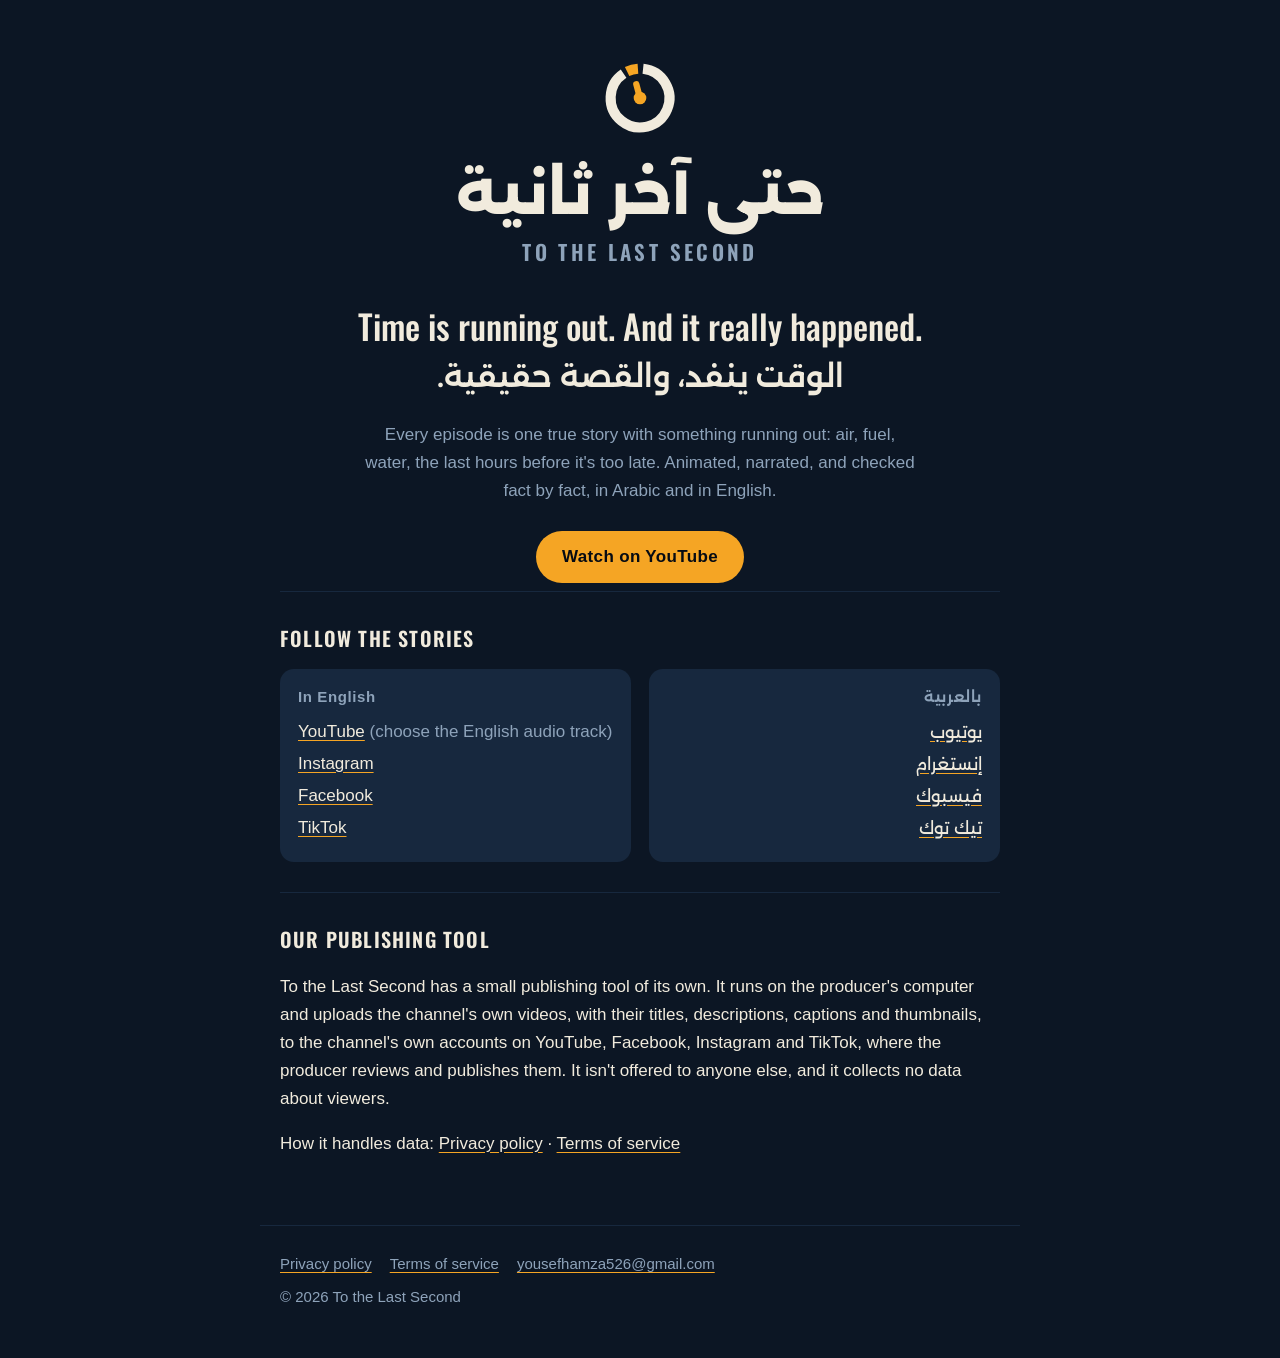
<file: index.html>
<!doctype html>
<html lang="en">
<head>
<meta charset="utf-8">
<meta name="viewport" content="width=device-width, initial-scale=1">
<title>To the Last Second · حتى آخر ثانية</title>
<meta name="description" content="True stories against the clock: animated, narrated, and checked fact by fact, in Arabic and English.">
<link rel="icon" href="assets/favicon.svg" type="image/svg+xml">
<link rel="apple-touch-icon" href="assets/icon-192.png">
<link rel="stylesheet" href="assets/style.css">
</head>
<body>
<header class="site">
  <img class="mark" src="assets/mark.svg" alt="">
  <p class="name-ar" lang="ar" dir="rtl" style="text-align:center">حتى آخر ثانية</p>
  <p class="name-en">TO THE LAST SECOND</p>
</header>

<main>
  <section class="hook">
    <p class="lead">Time is running out. And it really happened.</p>
    <p class="lead-ar" lang="ar" dir="rtl" style="text-align:center">الوقت ينفد، والقصة حقيقية.</p>
    <p class="body">Every episode is one true story with something running out: air, fuel, water, the last hours before it's too late. Animated, narrated, and checked fact by fact, in Arabic and in English.</p>
    <a class="button" href="https://www.youtube.com/@ToTheLastSecond">Watch on YouTube</a>
  </section>

  <section>
    <h2>Follow the stories</h2>
    <div class="accounts">
      <div class="card">
        <h3>In English</h3>
        <ul>
          <li><a href="https://www.youtube.com/@ToTheLastSecond">YouTube</a> <span class="muted">(choose the English audio track)</span></li>
          <li><a href="https://www.instagram.com/tothelastsecond.en">Instagram</a></li>
          <li><a href="https://www.facebook.com/people/To-the-Last-Second/61595940723669">Facebook</a></li>
          <li><a href="https://www.tiktok.com/@tothelastsecond1">TikTok</a></li>
        </ul>
      </div>
      <div class="card ar" lang="ar" dir="rtl">
        <h3>بالعربية</h3>
        <ul>
          <li><a href="https://www.youtube.com/@ToTheLastSecond">يوتيوب</a></li>
          <li><a href="https://www.instagram.com/tothelastsecond.ar">إنستغرام</a></li>
          <li><a href="https://www.facebook.com/people/حتى-آخر-ثانية/61596009990779">فيسبوك</a></li>
          <li><a href="https://www.tiktok.com/@tothelastsecond.ar">تيك توك</a></li>
        </ul>
      </div>
    </div>
  </section>

  <section>
    <h2>Our publishing tool</h2>
    <p>To the Last Second has a small publishing tool of its own. It runs on the producer's computer and uploads the channel's own videos, with their titles, descriptions, captions and thumbnails, to the channel's own accounts on YouTube, Facebook, Instagram and TikTok, where the producer reviews and publishes them. It isn't offered to anyone else, and it collects no data about viewers.</p>
    <p>How it handles data: <a href="privacy.html">Privacy policy</a> · <a href="terms.html">Terms of service</a></p>
  </section>
</main>

<footer class="site">
  <nav><a href="privacy.html">Privacy policy</a><a href="terms.html">Terms of service</a><a href="mailto:yousefhamza526@gmail.com">yousefhamza526@gmail.com</a></nav>
  © 2026 To the Last Second
</footer>
</body>
</html>
</file>
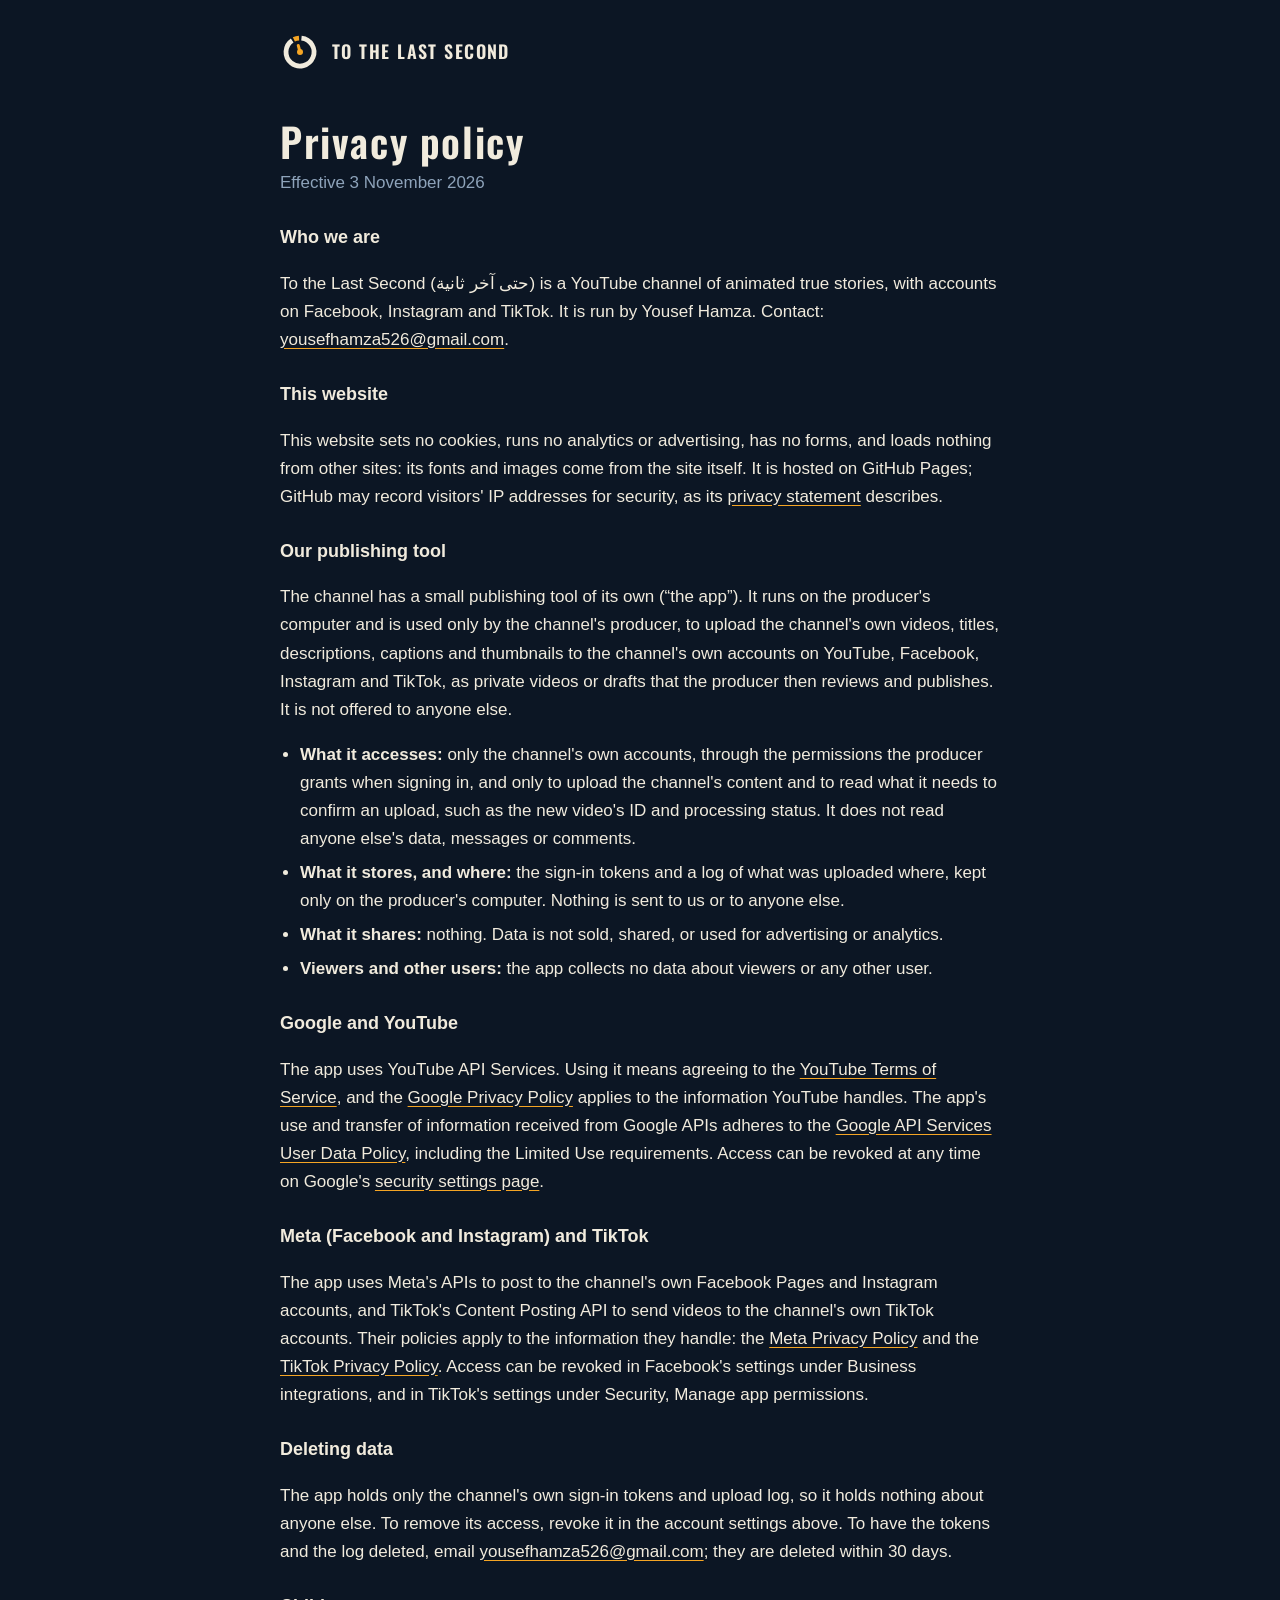
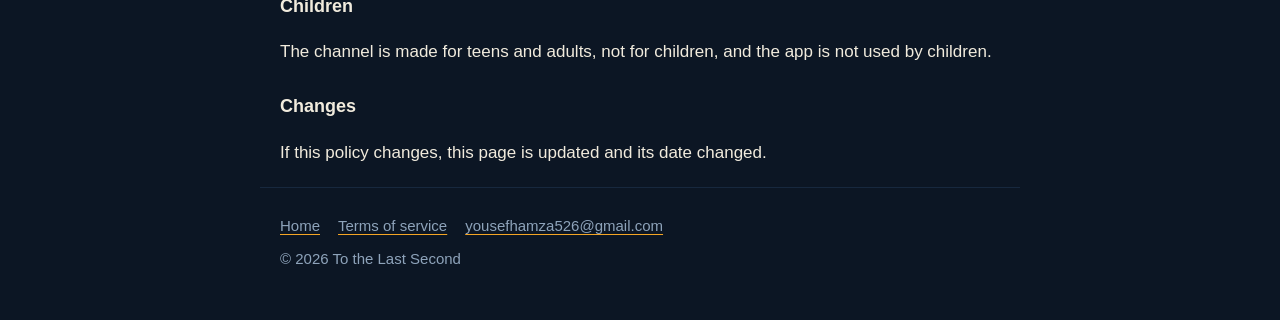
<file: privacy.html>
<!doctype html>
<html lang="en">
<head>
<meta charset="utf-8">
<meta name="viewport" content="width=device-width, initial-scale=1">
<title>Privacy policy · To the Last Second</title>
<link rel="icon" href="assets/favicon.svg" type="image/svg+xml">
<link rel="stylesheet" href="assets/style.css">
</head>
<body>
<header class="site small">
  <a class="lockup" href="./"><img class="mark" src="assets/mark.svg" alt=""><span class="name-en">TO THE LAST SECOND</span></a>
</header>

<main>
  <h1 class="title">Privacy policy</h1>
  <p class="date">Effective 3 November 2026</p>

  <h3>Who we are</h3>
  <p>To the Last Second (حتى آخر ثانية) is a YouTube channel of animated true stories, with accounts on Facebook, Instagram and TikTok. It is run by Yousef Hamza. Contact: <a href="mailto:yousefhamza526@gmail.com">yousefhamza526@gmail.com</a>.</p>

  <h3>This website</h3>
  <p>This website sets no cookies, runs no analytics or advertising, has no forms, and loads nothing from other sites: its fonts and images come from the site itself. It is hosted on GitHub Pages; GitHub may record visitors' IP addresses for security, as its <a href="https://docs.github.com/en/site-policy/privacy-policies/github-general-privacy-statement">privacy statement</a> describes.</p>

  <h3>Our publishing tool</h3>
  <p>The channel has a small publishing tool of its own (“the app”). It runs on the producer's computer and is used only by the channel's producer, to upload the channel's own videos, titles, descriptions, captions and thumbnails to the channel's own accounts on YouTube, Facebook, Instagram and TikTok, as private videos or drafts that the producer then reviews and publishes. It is not offered to anyone else.</p>
  <ul class="plain">
    <li><b>What it accesses:</b> only the channel's own accounts, through the permissions the producer grants when signing in, and only to upload the channel's content and to read what it needs to confirm an upload, such as the new video's ID and processing status. It does not read anyone else's data, messages or comments.</li>
    <li><b>What it stores, and where:</b> the sign-in tokens and a log of what was uploaded where, kept only on the producer's computer. Nothing is sent to us or to anyone else.</li>
    <li><b>What it shares:</b> nothing. Data is not sold, shared, or used for advertising or analytics.</li>
    <li><b>Viewers and other users:</b> the app collects no data about viewers or any other user.</li>
  </ul>

  <h3>Google and YouTube</h3>
  <p>The app uses YouTube API Services. Using it means agreeing to the <a href="https://www.youtube.com/t/terms">YouTube Terms of Service</a>, and the <a href="https://policies.google.com/privacy">Google Privacy Policy</a> applies to the information YouTube handles. The app's use and transfer of information received from Google APIs adheres to the <a href="https://developers.google.com/terms/api-services-user-data-policy">Google API Services User Data Policy</a>, including the Limited Use requirements. Access can be revoked at any time on Google's <a href="https://security.google.com/settings/security/permissions">security settings page</a>.</p>

  <h3>Meta (Facebook and Instagram) and TikTok</h3>
  <p>The app uses Meta's APIs to post to the channel's own Facebook Pages and Instagram accounts, and TikTok's Content Posting API to send videos to the channel's own TikTok accounts. Their policies apply to the information they handle: the <a href="https://www.facebook.com/privacy/policy">Meta Privacy Policy</a> and the <a href="https://www.tiktok.com/legal/privacy-policy">TikTok Privacy Policy</a>. Access can be revoked in Facebook's settings under Business integrations, and in TikTok's settings under Security, Manage app permissions.</p>

  <h3 id="data-deletion">Deleting data</h3>
  <p>The app holds only the channel's own sign-in tokens and upload log, so it holds nothing about anyone else. To remove its access, revoke it in the account settings above. To have the tokens and the log deleted, email <a href="mailto:yousefhamza526@gmail.com">yousefhamza526@gmail.com</a>; they are deleted within 30 days.</p>

  <h3>Children</h3>
  <p>The channel is made for teens and adults, not for children, and the app is not used by children.</p>

  <h3>Changes</h3>
  <p>If this policy changes, this page is updated and its date changed.</p>
</main>

<footer class="site">
  <nav><a href="./">Home</a><a href="terms.html">Terms of service</a><a href="mailto:yousefhamza526@gmail.com">yousefhamza526@gmail.com</a></nav>
  © 2026 To the Last Second
</footer>
</body>
</html>
</file>
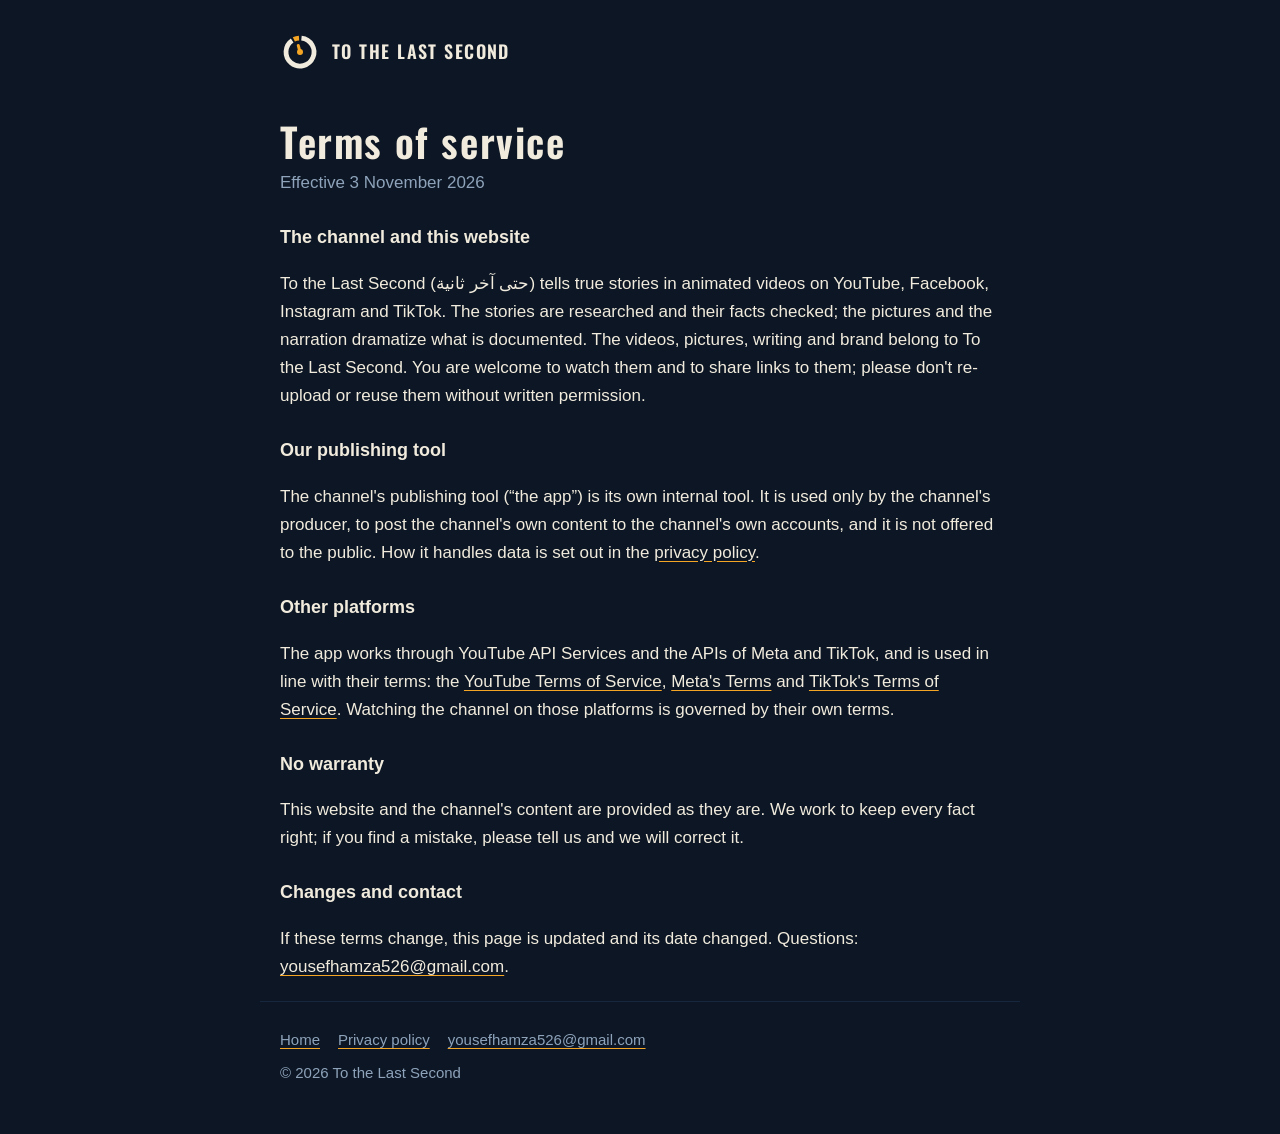
<file: terms.html>
<!doctype html>
<html lang="en">
<head>
<meta charset="utf-8">
<meta name="viewport" content="width=device-width, initial-scale=1">
<title>Terms of service · To the Last Second</title>
<link rel="icon" href="assets/favicon.svg" type="image/svg+xml">
<link rel="stylesheet" href="assets/style.css">
</head>
<body>
<header class="site small">
  <a class="lockup" href="./"><img class="mark" src="assets/mark.svg" alt=""><span class="name-en">TO THE LAST SECOND</span></a>
</header>

<main>
  <h1 class="title">Terms of service</h1>
  <p class="date">Effective 3 November 2026</p>

  <h3>The channel and this website</h3>
  <p>To the Last Second (حتى آخر ثانية) tells true stories in animated videos on YouTube, Facebook, Instagram and TikTok. The stories are researched and their facts checked; the pictures and the narration dramatize what is documented. The videos, pictures, writing and brand belong to To the Last Second. You are welcome to watch them and to share links to them; please don't re-upload or reuse them without written permission.</p>

  <h3>Our publishing tool</h3>
  <p>The channel's publishing tool (“the app”) is its own internal tool. It is used only by the channel's producer, to post the channel's own content to the channel's own accounts, and it is not offered to the public. How it handles data is set out in the <a href="privacy.html">privacy policy</a>.</p>

  <h3>Other platforms</h3>
  <p>The app works through YouTube API Services and the APIs of Meta and TikTok, and is used in line with their terms: the <a href="https://www.youtube.com/t/terms">YouTube Terms of Service</a>, <a href="https://www.facebook.com/terms">Meta's Terms</a> and <a href="https://www.tiktok.com/legal/terms-of-service">TikTok's Terms of Service</a>. Watching the channel on those platforms is governed by their own terms.</p>

  <h3>No warranty</h3>
  <p>This website and the channel's content are provided as they are. We work to keep every fact right; if you find a mistake, please tell us and we will correct it.</p>

  <h3>Changes and contact</h3>
  <p>If these terms change, this page is updated and its date changed. Questions: <a href="mailto:yousefhamza526@gmail.com">yousefhamza526@gmail.com</a>.</p>
</main>

<footer class="site">
  <nav><a href="./">Home</a><a href="privacy.html">Privacy policy</a><a href="mailto:yousefhamza526@gmail.com">yousefhamza526@gmail.com</a></nav>
  © 2026 To the Last Second
</footer>
</body>
</html>
</file>
<file: assets/style.css>
/* To the Last Second · the channel's website. Colours and faces from channel/brand/kit/brand.yaml. */
@font-face { font-family: "Oswald"; src: url("fonts/Oswald-Variable.ttf") format("truetype"); font-weight: 200 700; font-display: swap; }
@font-face { font-family: "Alexandria"; src: url("fonts/Alexandria-Variable.ttf") format("truetype"); font-weight: 100 900; font-display: swap; }

:root {
  --midnight: #0C1624;
  --navy: #17283E;
  --amber: #F5A524;
  --steel: #8EA3BA;
  --bone: #F1EBDD;
  --ink: #060B13;
  --text: "Segoe UI", -apple-system, BlinkMacSystemFont, Roboto, "Helvetica Neue", Arial, sans-serif;
}

* { box-sizing: border-box; }
html { background: var(--midnight); }
body {
  margin: 0;
  background: var(--midnight);
  color: var(--bone);
  font: 17px/1.65 var(--text);
  -webkit-font-smoothing: antialiased;
}
main, header.site, footer.site { max-width: 760px; margin: 0 auto; padding: 0 20px; }

a { color: var(--bone); text-decoration-color: var(--amber); text-underline-offset: 3px; }
a:hover { color: var(--amber); }

header.site { padding-top: 56px; padding-bottom: 8px; text-align: center; }
header.site a { text-decoration: none; }
.mark { width: 84px; height: 84px; display: block; margin: 0 auto 18px; }
header.small { padding-top: 32px; text-align: left; }
header.small .lockup { display: inline-flex; align-items: center; gap: 12px; }
header.small .mark { width: 40px; height: 40px; margin: 0; }

.name-ar { font-family: "Alexandria", var(--text); font-weight: 800; font-size: clamp(36px, 8vw, 58px); line-height: 1.25; margin: 0; }
.name-en { font-family: "Oswald", var(--text); font-weight: 600; letter-spacing: 0.16em; color: var(--steel); font-size: clamp(15px, 3.4vw, 21px); margin: 4px 0 0; }
header.small .name-en { color: var(--bone); letter-spacing: 0.08em; font-size: 18px; margin: 0; }

.hook { text-align: center; padding: 28px 0 8px; }
.lead { font-family: "Oswald", var(--text); font-weight: 500; font-size: clamp(24px, 5vw, 34px); line-height: 1.25; margin: 0 0 6px; }
.lead-ar { font-family: "Alexandria", var(--text); font-weight: 600; font-size: clamp(22px, 4.6vw, 30px); line-height: 1.5; margin: 0 0 22px; }
.hook p.body { color: var(--steel); max-width: 560px; margin: 0 auto 26px; }
.button {
  display: inline-block; background: var(--amber); color: var(--ink); font-weight: 700; text-decoration: none;
  padding: 12px 26px; border-radius: 999px; letter-spacing: 0.02em;
}
.button:hover { color: var(--ink); filter: brightness(1.08); }

section { padding: 30px 0; border-top: 1px solid var(--navy); }
.hook { border-top: 0; }
h2 { font-family: "Oswald", var(--text); font-weight: 600; letter-spacing: 0.06em; text-transform: uppercase; font-size: 20px; margin: 0 0 14px; }
h1.title { font-family: "Oswald", var(--text); font-weight: 600; letter-spacing: 0.04em; font-size: clamp(30px, 6vw, 40px); line-height: 1.2; margin: 28px 0 4px; }
.date { color: var(--steel); margin: 0 0 8px; }
h3 { font-size: 18px; margin: 26px 0 6px; }

.accounts { display: grid; grid-template-columns: 1fr 1fr; gap: 18px; }
.accounts .card { background: var(--navy); border-radius: 14px; padding: 16px 18px; }
.accounts .card h3 { margin: 0 0 8px; font-size: 15px; color: var(--steel); font-weight: 600; letter-spacing: 0.04em; }
.accounts ul { list-style: none; margin: 0; padding: 0; }
.accounts li { margin: 4px 0; }
.ar { font-family: "Alexandria", var(--text); }
[dir="rtl"] { text-align: right; }

.muted { color: var(--steel); }
ul.plain { padding-left: 20px; }
ul.plain li { margin: 6px 0; }

footer.site { padding-top: 26px; padding-bottom: 48px; border-top: 1px solid var(--navy); color: var(--steel); font-size: 15px; margin-top: 20px; }
footer.site a { color: var(--steel); }
footer.site nav { display: flex; flex-wrap: wrap; gap: 6px 18px; margin-bottom: 8px; }

@media (max-width: 560px) {
  body { font-size: 16px; }
  .accounts { grid-template-columns: 1fr; }
  header.site { padding-top: 40px; }
}
</file>
